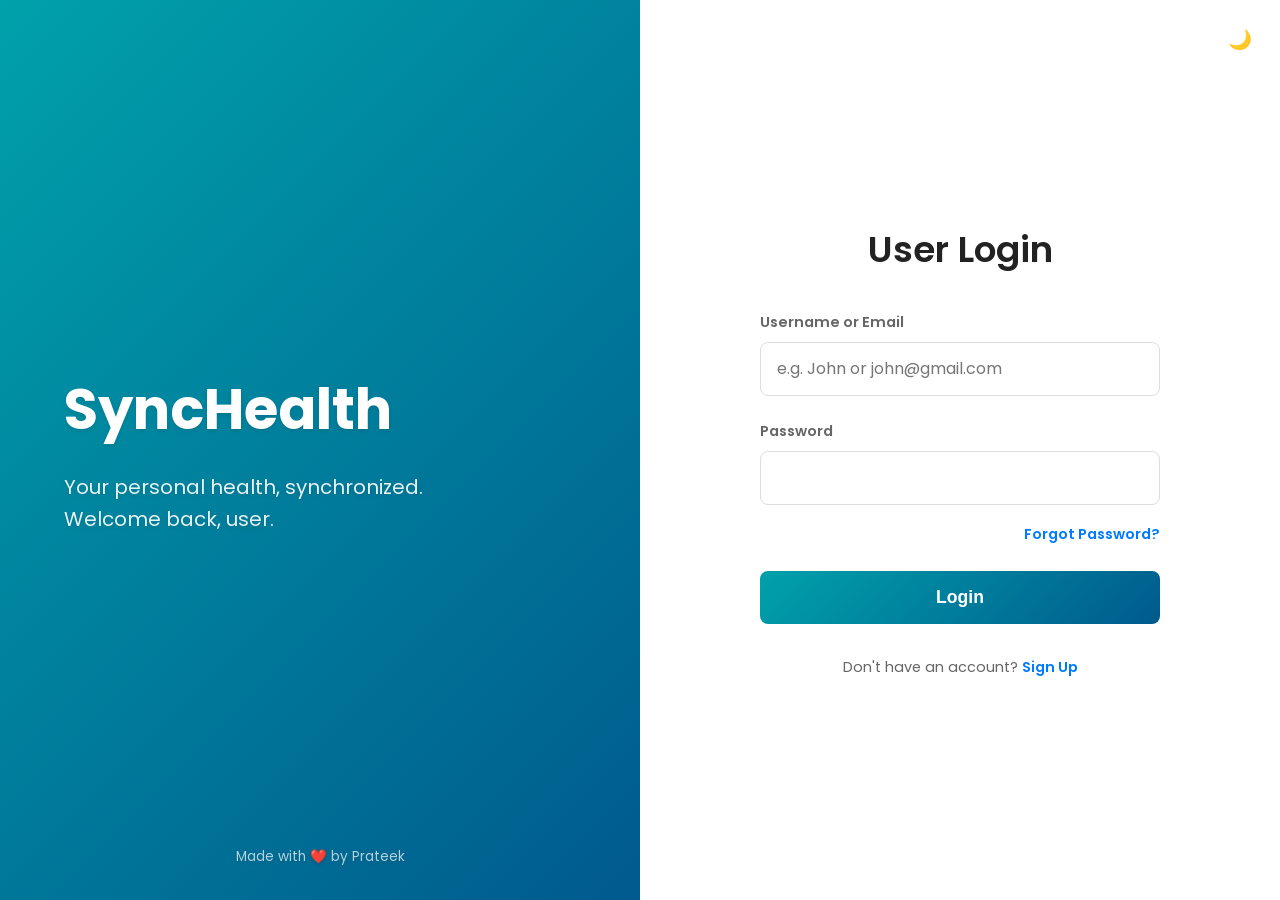
<file: index.html>
<!DOCTYPE html>
<html lang="en">
<head>
    <meta charset="UTF-8">
    <meta name="viewport" content="width=device-width, initial-scale=1.0">
    <title>SyncHealth - Login</title>
    <!-- Update CSS Link -->
    <link rel="stylesheet" href="style.css">
    <link href="https://fonts.googleapis.com/css2?family=Poppins:wght@400;600;700&display=swap" rel="stylesheet">
</head>
<body>
    <div id="theme-toast" class="theme-toast">Dark Mode Enabled 🌙</div>
    <button id="theme-toggle" class="theme-toggle-btn" style="position: absolute; top: 20px; right: 20px; z-index: 100;" title="Toggle Dark/Light Mode">
        <span id="theme-icon">🌙</span>
    </button>

    <div class="login-container">
        <div class="info-panel" style="position: relative;">
            <h1>SyncHealth</h1>
            <p>Your personal health, synchronized. Welcome back, user.</p>
            <div class="login-footer">Made with <span class="heart-icon">❤️</span> by Prateek</div>
        </div>

        <div class="form-panel">
            <div class="form-content">
                <h2>User Login</h2>
                <!-- Replace action with an ID for main.js to target -->
                <form id="login-form">
                    <div class="input-group">
                        <label for="username">Username or Email</label>
                        <input type="text" id="username" placeholder="e.g. John or john@gmail.com" required>
                    </div>
                    <div class="input-group">
                        <label for="password">Password</label>
                        <input type="password" id="password" required>
                    </div>
                    <div class="options">
                        <a href="forgot_password.html" class="forgot-password">Forgot Password?</a>
                    </div>
                    <button type="submit" class="login-button">Login</button>
                </form>

                <div class="signup-prompt">
                    <p>Don't have an account? <a href="signup.html">Sign Up</a></p>
                </div>
            </div>
        </div>
    </div>
    
    <!-- Link the logic script -->
    <script src="main.js"></script>
</body>
</html>
</file>
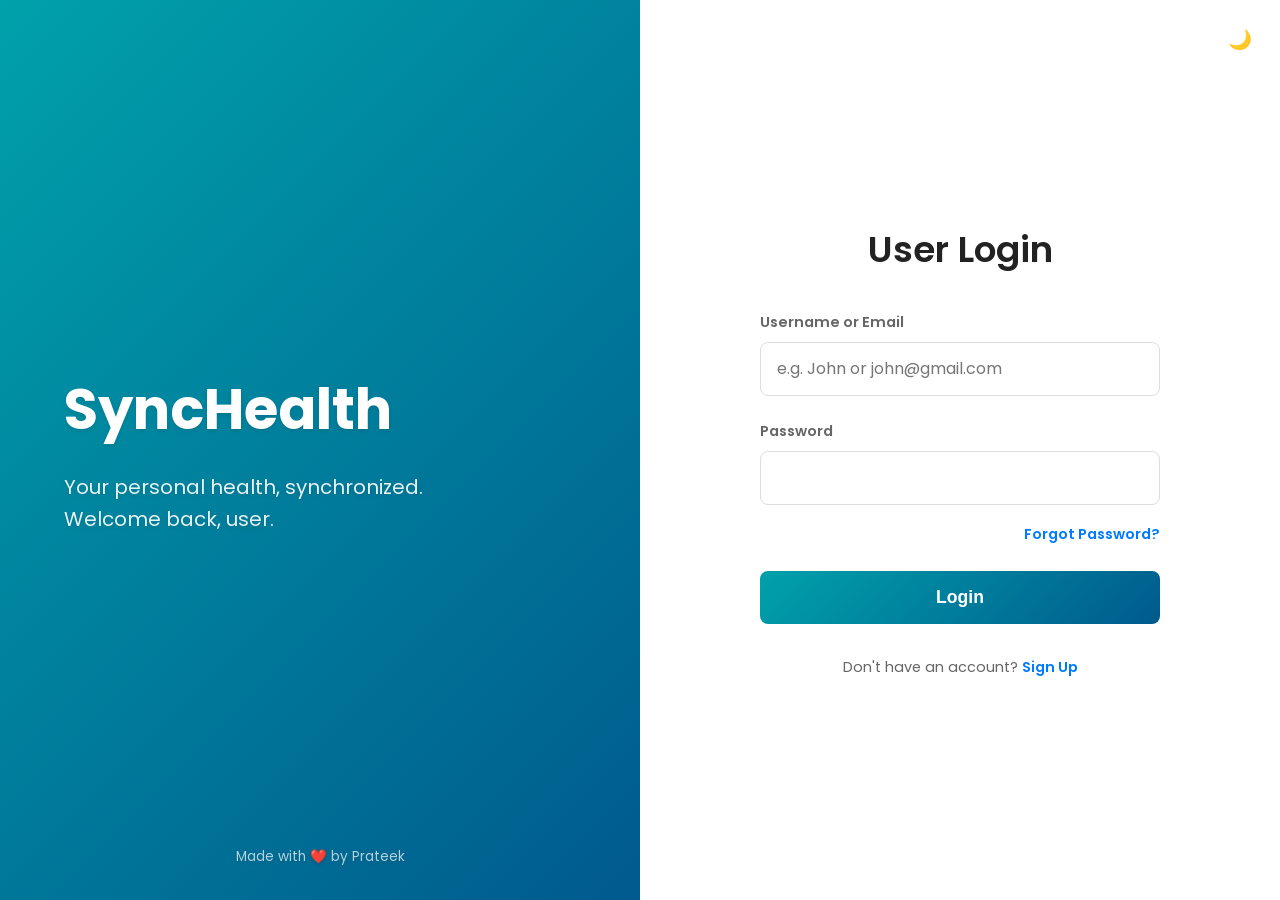
<file: activity.html>
<!DOCTYPE html>
<html lang="en">
<head>
    <meta charset="UTF-8">
    <meta name="viewport" content="width=device-width, initial-scale=1.0">
    <title>Activity Log - SyncHealth</title>
    <link rel="stylesheet" href="style.css">
    <link href="https://fonts.googleapis.com/css2?family=Poppins:wght@400;600;700&display=swap" rel="stylesheet">
</head>
<body class="dashboard-body">

    <div id="theme-toast" class="theme-toast">Dark Mode Enabled 🌙</div>

    <nav class="navbar">
        <div class="logo">SyncHealth</div>
        <ul class="nav-links">
            <li><a href="dashboard.html">Dashboard</a></li>
            <li><a href="activity.html" class="active">Activity</a></li>
            <li><a href="vitals.html">Vitals</a></li>
            <li><a href="alerts.html">Alerts</a></li>
            <li><a href="feedback.html">Feedback</a></li>
            <li><a href="settings.html">Settings</a></li>
            <li>
                <button id="theme-toggle" class="theme-toggle-btn">
                    <span id="theme-icon">🌙</span>
                </button>
            </li>
        </ul>
        <div class="profile">
            <a href="#" class="logout-button">Log Out</a>
        </div>
    </nav>

    <main class="dashboard-content" style="min-height: 80vh; display: flex; flex-direction: column;">
        <h1>Activity Log for <span class="user-name-display"></span></h1>
        <p class="subtitle">Log new activities and view your history.</p>

        <div class="card-container">
            <div class="card">
                <h3>Log New Activity</h3>
                <!-- Changed to use ID instead of POST Action -->
                <form id="activity-form">
                    <div class="input-group">
                        <label for="date">Date</label>
                        <input type="date" id="date" required>
                    </div>
                    <div class="input-group">
                        <label for="steps">Steps Taken</label>
                        <input type="number" id="steps" placeholder="e.g., 7500" required
                               style="width: 100%; padding: 0.85rem 1rem; border: 1px solid var(--input-border); background: var(--input-bg); color: var(--text-color); border-radius: 8px; font-size: 1rem; font-family: 'Poppins', sans-serif;">
                    </div>
                    <button type="submit" class="login-button" style="margin-top: 1.5rem;">Save Activity</button>
                </form>
            </div>

            <div class="card" style="grid-column: span 2 / auto;">
                <h3>Your Activity History</h3>
                <!-- Changed to an empty unordered list that JS populates -->
                <ul id="activity-list" style="list-style: none; margin-top: 1rem; max-height: 400px; overflow-y: auto;">
                    <!-- JS injects rows here -->
                </ul>
            </div>
        </div>
        
        <footer class="site-footer">
            Made with <span class="heart-icon">❤️</span> by Prateek
        </footer>
    </main>

    <script src="main.js"></script>
</body>
</html>
</file>
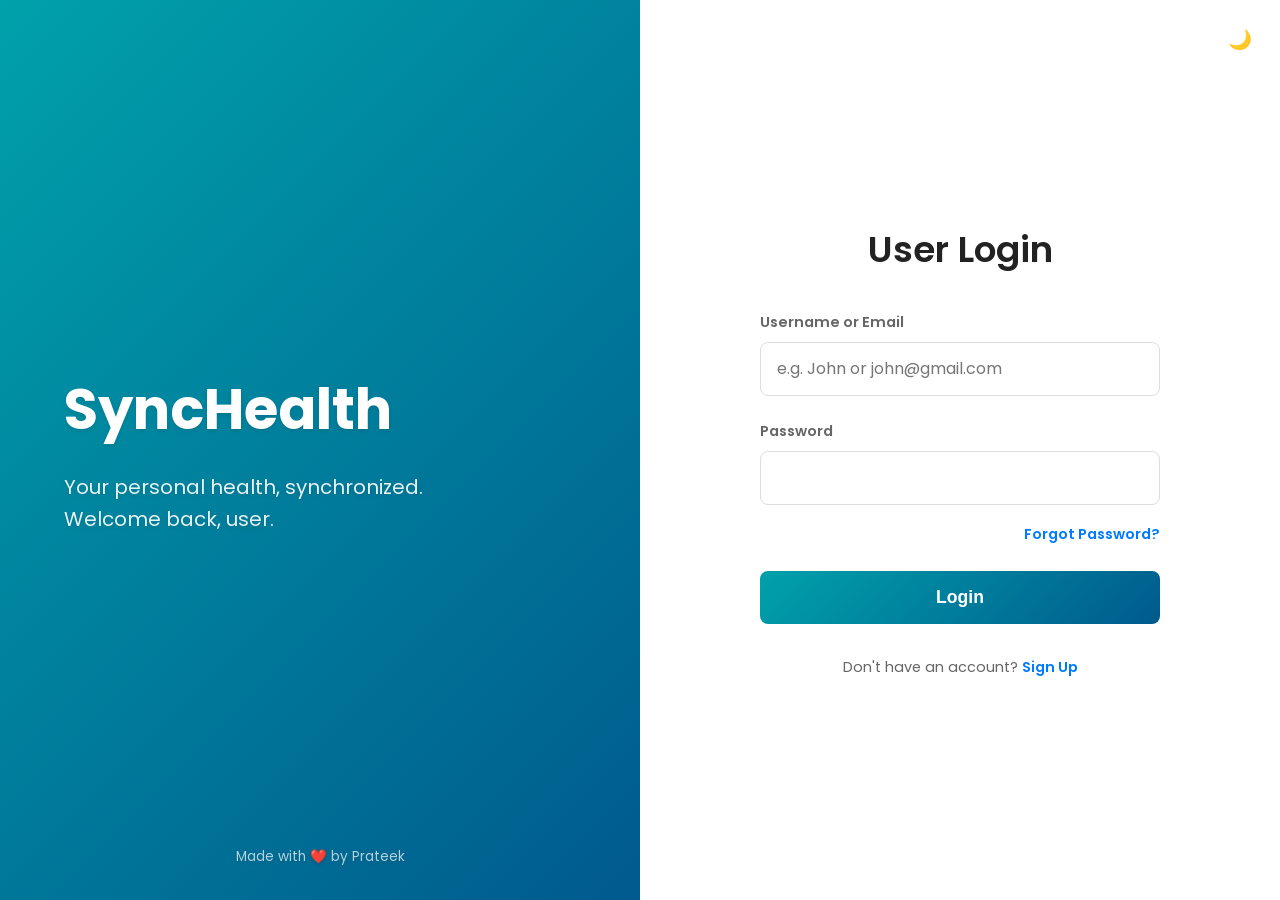
<file: alerts.html>
<!DOCTYPE html>
<html lang="en">
<head>
    <meta charset="UTF-8">
    <meta name="viewport" content="width=device-width, initial-scale=1.0">
    <title>Alerts - SyncHealth</title>
    <link rel="stylesheet" href="style.css">
    <link href="https://fonts.googleapis.com/css2?family=Poppins:wght@400;600;700&display=swap" rel="stylesheet">
</head>
<body class="dashboard-body">
    <div id="theme-toast" class="theme-toast">Dark Mode Enabled 🌙</div>

    <nav class="navbar">
        <div class="logo">SyncHealth</div>
        <ul class="nav-links">
            <li><a href="dashboard.html">Dashboard</a></li>
            <li><a href="activity.html">Activity</a></li>
            <li><a href="vitals.html">Vitals</a></li>
            <li><a href="alerts.html" class="active">Alerts</a></li>
            <li><a href="feedback.html">Feedback</a></li>
            <li><a href="settings.html">Settings</a></li>
            <li><button id="theme-toggle" class="theme-toggle-btn"><span id="theme-icon">🌙</span></button></li>
        </ul>
        <div class="profile">
            <a href="#" class="logout-button">Log Out</a>
        </div>
    </nav>

    <main class="dashboard-content" style="min-height: 80vh; display: flex; flex-direction: column;">
        <h1>New Alerts</h1>
        <p class="subtitle">All your important notifications will appear here.</p>

        <div class="card" style="max-width: 800px; margin: 2rem auto;">
            <h3>No New Alerts</h3>
            <p>You have <strong>0 new alerts</strong>. All systems normal.</p>
            <p>If your vitals data (like heart rate or blood pressure) goes outside your set range, an alert will be generated here for you and your physician to review.</p>
        </div>

        <footer class="site-footer">Made with <span class="heart-icon">❤️</span> by Prateek</footer>
    </main>
    <script src="main.js"></script>
</body>
</html>
</file>
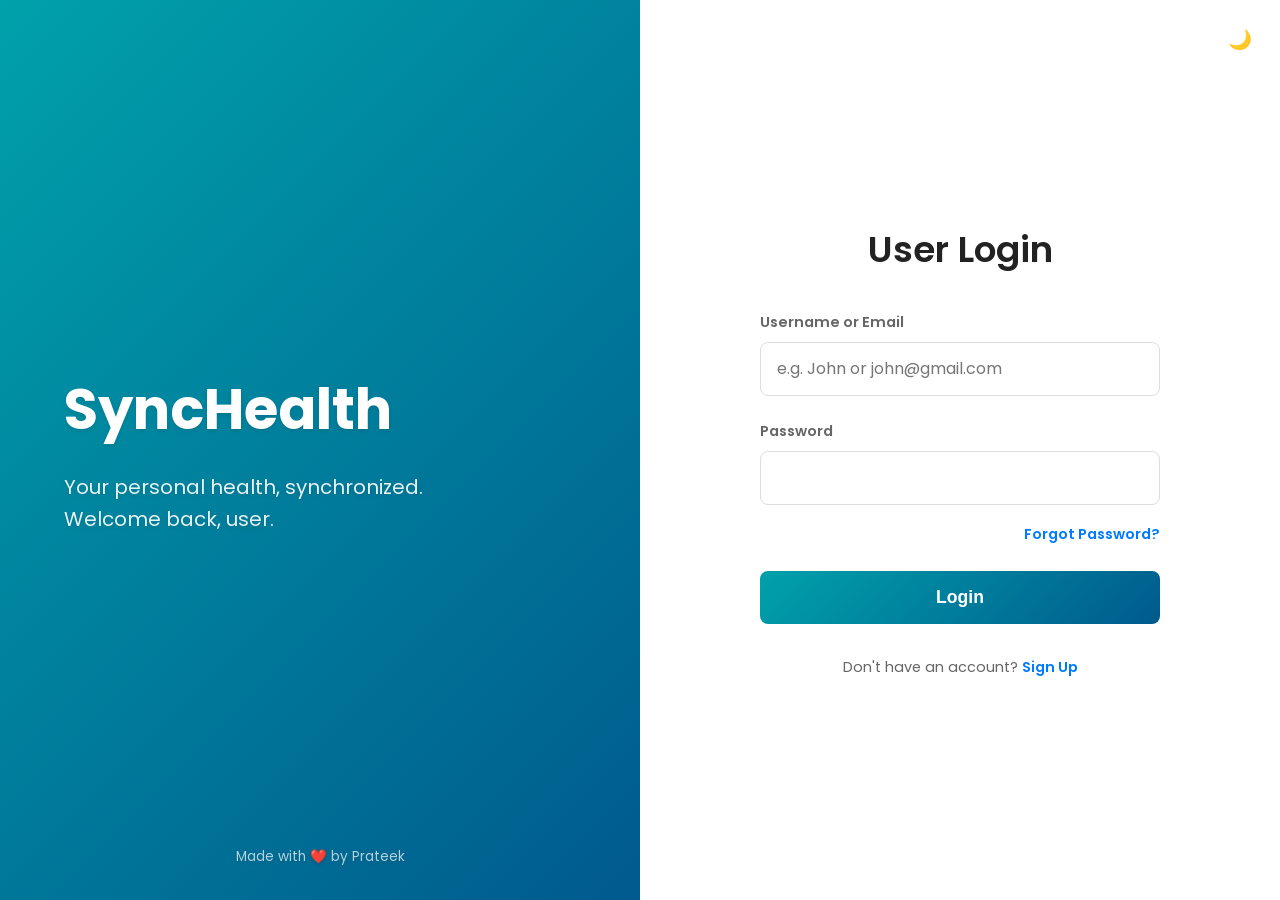
<file: dashboard.html>
<!DOCTYPE html>
<html lang="en">
<head>
    <meta charset="UTF-8">
    <meta name="viewport" content="width=device-width, initial-scale=1.0">
    <title>Dashboard - SyncHealth</title>
    <link rel="stylesheet" href="style.css">
    <link href="https://fonts.googleapis.com/css2?family=Poppins:wght@400;600;700&display=swap" rel="stylesheet">
</head>
<body class="dashboard-body">

    <div id="theme-toast" class="theme-toast">Dark Mode Enabled 🌙</div>

    <nav class="navbar">
        <div class="logo">SyncHealth</div>
        <ul class="nav-links">
            <li><a href="dashboard.html" class="active">Dashboard</a></li>
            <li><a href="activity.html">Activity</a></li>
            <li><a href="vitals.html">Vitals</a></li>
            <li><a href="alerts.html">Alerts</a></li>
            <li><a href="feedback.html">Feedback</a></li>
            <li><a href="settings.html">Settings</a></li>
            <li>
                <button id="theme-toggle" class="theme-toggle-btn">
                    <span id="theme-icon">🌙</span>
                </button>
            </li>
        </ul>
        <div class="profile">
            <a href="#" class="logout-button">Log Out</a>
        </div>
    </nav>

    <main class="dashboard-content" style="min-height: 80vh; display: flex; flex-direction: column;">
        <!-- Replace Jinja tags with span class mapped to main.js -->
        <h1>Welcome Back, <span class="user-name-display"></span>!</h1>
        <p class="subtitle">Here's your health overview for today.</p>

        <div class="card-container">
            <div class="card">
                <div class="card-icon vitals"></div>
                <h3>Today's Vitals</h3>
                <p>All readings are stable. No anomalies detected.</p>
                <a href="vitals.html" class="card-link">View Details &rarr;</a>
            </div>
            
            <div class="card">
                <div class="card-icon activity"></div>
                <h3>Activity Log</h3>
                <p>Your latest activity logs and step counts.</p>
                <a href="activity.html" class="card-link">View Activity &rarr;</a>
            </div>

            <div class="card">
                <div class="card-icon alerts"></div>
                <h3>New Alerts</h3>
                <p>You have <strong>0 new alerts</strong>. All systems normal.</p>
                <a href="alerts.html" class="card-link">Manage Alerts &rarr;</a>
            </div>

            <div class="card">
                <div class="card-icon feedback"></div>
                <h3>Physician Feedback</h3>
                <p>Dr. Smith reviewed your data and left a new note.</p>
                <a href="feedback.html" class="card-link">Read Note &rarr;</a>
            </div>
        </div>

        <footer class="site-footer">
            Made with <span class="heart-icon">❤️</span> by Prateek
        </footer>
    </main>

    <!-- Use universal script -->
    <script src="main.js"></script>
</body>
</html>
</file>
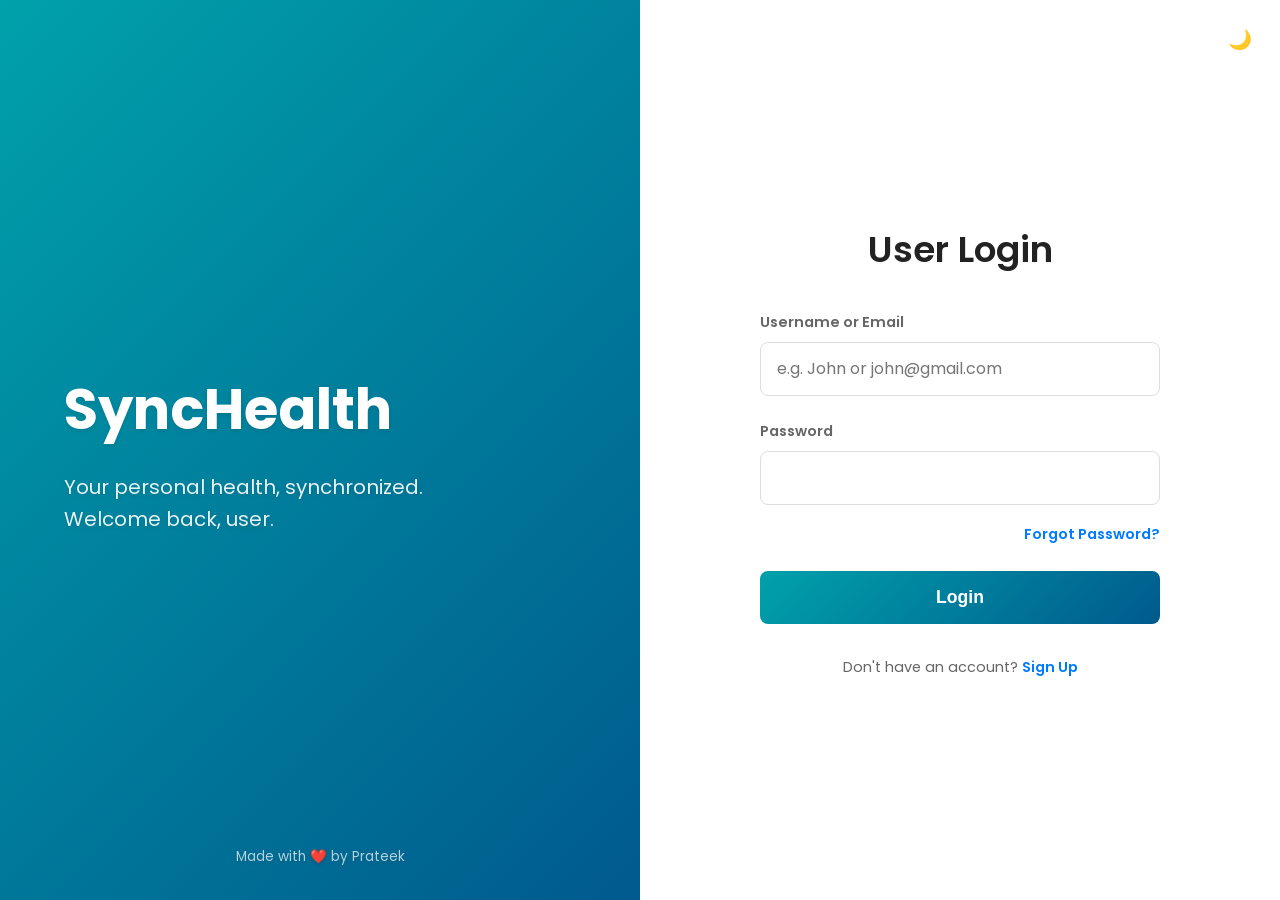
<file: feedback.html>
<!DOCTYPE html>
<html lang="en">
<head>
    <meta charset="UTF-8">
    <meta name="viewport" content="width=device-width, initial-scale=1.0">
    <title>Feedback - SyncHealth</title>
    <link rel="stylesheet" href="style.css">
    <link href="https://fonts.googleapis.com/css2?family=Poppins:wght@400;600;700&display=swap" rel="stylesheet">
</head>
<body class="dashboard-body">
    <div id="theme-toast" class="theme-toast">Dark Mode Enabled 🌙</div>

    <nav class="navbar">
        <div class="logo">SyncHealth</div>
        <ul class="nav-links">
            <li><a href="dashboard.html">Dashboard</a></li>
            <li><a href="activity.html">Activity</a></li>
            <li><a href="vitals.html">Vitals</a></li>
            <li><a href="alerts.html">Alerts</a></li>
            <li><a href="feedback.html" class="active">Feedback</a></li>
            <li><a href="settings.html">Settings</a></li>
            <li><button id="theme-toggle" class="theme-toggle-btn"><span id="theme-icon">🌙</span></button></li>
        </ul>
        <div class="profile">
            <a href="#" class="logout-button">Log Out</a>
        </div>
    </nav>

    <main class="dashboard-content" style="min-height: 80vh; display: flex; flex-direction: column;">
        <h1>Physician Feedback</h1>
        <p class="subtitle">Notes from your healthcare provider.</p>

        <div class="card" style="max-width: 800px; margin: 2rem auto;">
            <h3>Demo Note from Dr. Smith</h3>
            <p style="font-size: 0.9rem; color: var(--subtitle-color); margin-bottom: 1rem;">Posted: Today</p>
            <p>"Hi <span class="user-name-display"></span>,</p>
            <p style="margin-top: 1rem;">Just reviewed your activity logs from last week. Great job hitting your step count 5 out of 7 days! I see your resting heart rate was stable. Keep up the consistent effort, it's clearly paying off."</p>
            <p style="margin-top: 1rem;">- Dr. Smith</p>
        </div>

        <footer class="site-footer">Made with <span class="heart-icon">❤️</span> by Prateek</footer>
    </main>
    <script src="main.js"></script>
</body>
</html>
</file>
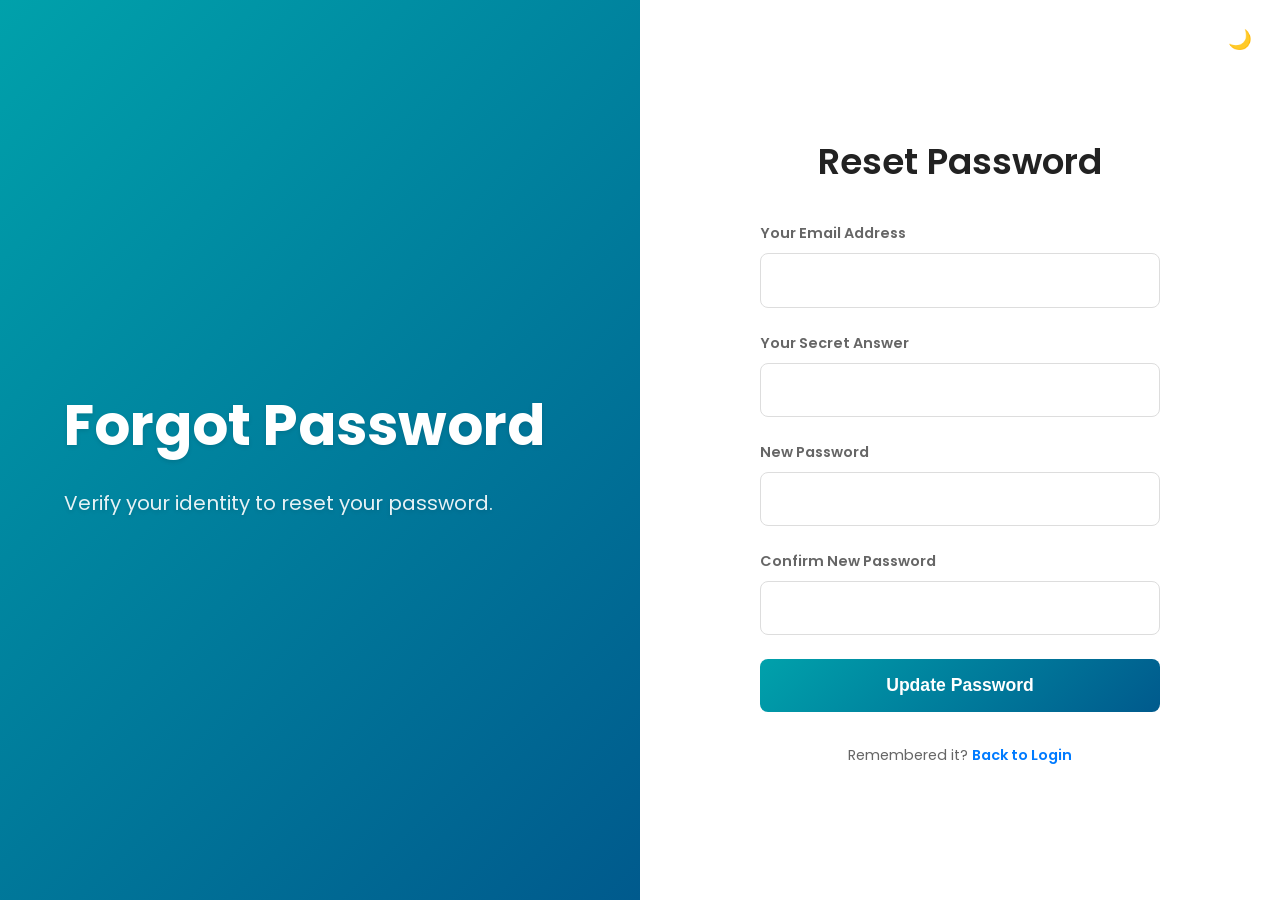
<file: forgot_password.html>
<!DOCTYPE html>
<html lang="en">
<head>
    <meta charset="UTF-8">
    <meta name="viewport" content="width=device-width, initial-scale=1.0">
    <title>SyncHealth - Forgot Password</title>
    <link rel="stylesheet" href="style.css">
    <link href="https://fonts.googleapis.com/css2?family=Poppins:wght@400;600;700&display=swap" rel="stylesheet">
</head>
<body>
    <div id="theme-toast" class="theme-toast">Dark Mode Enabled 🌙</div>
    <button id="theme-toggle" class="theme-toggle-btn" style="position: absolute; top: 20px; right: 20px; z-index: 100;" title="Toggle Dark/Light Mode">
        <span id="theme-icon">🌙</span>
    </button>

    <div class="login-container">
        <div class="info-panel">
            <h1>Forgot Password</h1>
            <p>Verify your identity to reset your password.</p>
        </div>

        <div class="form-panel">
            <div class="form-content">
                <h2>Reset Password</h2>
                
                <form id="forgot-password-form" onsubmit="event.preventDefault(); alert('Password successfully updated! Proceeding to login...'); window.location.href='index.html';">
                    <div class="input-group">
                        <label for="email">Your Email Address</label>
                        <input type="email" id="email" required>
                    </div>
                    <div class="input-group">
                        <label for="secret_answer">Your Secret Answer</label>
                        <input type="text" id="secret_answer" required>
                    </div>
                    <div class="input-group">
                        <label for="new_password">New Password</label>
                        <input type="password" id="new_password" required>
                    </div>
                    <div class="input-group">
                        <label for="confirm_password">Confirm New Password</label>
                        <input type="password" id="confirm_password" required>
                    </div>
                    
                    <button type="submit" class="login-button">Update Password</button>
                </form>

                <div class="signup-prompt">
                    <p>Remembered it? <a href="index.html">Back to Login</a></p>
                </div>
            </div>
        </div>
    </div>
    <script src="main.js"></script>
</body>
</html>
</file>
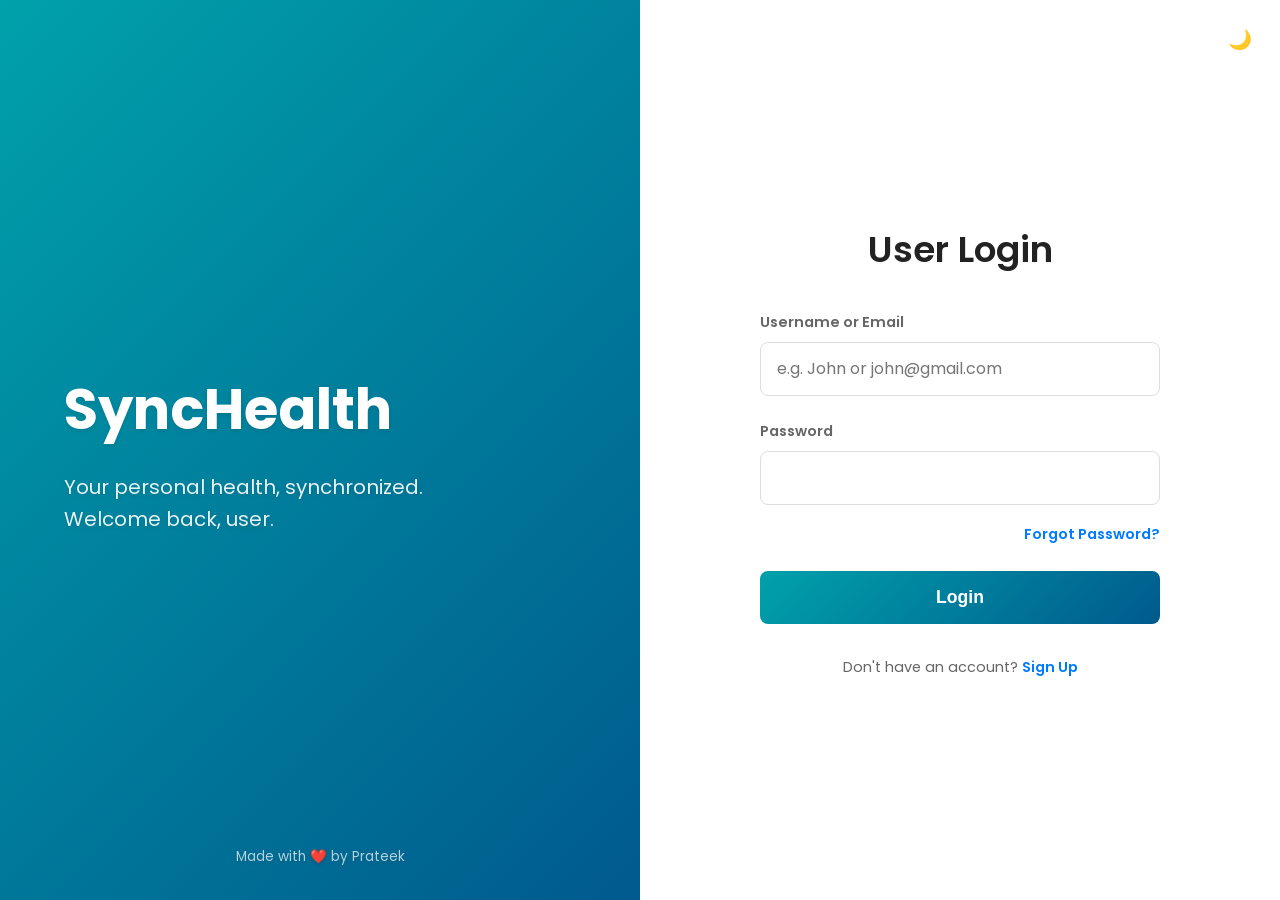
<file: settings.html>
<!DOCTYPE html>
<html lang="en">
<head>
    <meta charset="UTF-8">
    <meta name="viewport" content="width=device-width, initial-scale=1.0">
    <title>Settings - SyncHealth</title>
    <link rel="stylesheet" href="style.css">
    <link href="https://fonts.googleapis.com/css2?family=Poppins:wght@400;600;700&display=swap" rel="stylesheet">
</head>
<body class="dashboard-body">
    <div id="theme-toast" class="theme-toast">Dark Mode Enabled 🌙</div>

    <nav class="navbar">
        <div class="logo">SyncHealth</div>
        <ul class="nav-links">
            <li><a href="dashboard.html">Dashboard</a></li>
            <li><a href="activity.html">Activity</a></li>
            <li><a href="vitals.html">Vitals</a></li>
            <li><a href="alerts.html">Alerts</a></li>
            <li><a href="feedback.html">Feedback</a></li>
            <li><a href="settings.html" class="active">Settings</a></li>
            <li><button id="theme-toggle" class="theme-toggle-btn"><span id="theme-icon">🌙</span></button></li>
        </ul>
        <div class="profile">
            <a href="#" class="logout-button">Log Out</a>
        </div>
    </nav>

    <main class="dashboard-content" style="min-height: 80vh; display: flex; flex-direction: column;">
        <h1>Settings</h1>
        <p class="subtitle">Manage your account preferences.</p>

        <div class="card" style="max-width: 600px; margin: 2rem auto;">
            <h3>Change Password</h3>
            <p>You can change your password using the "Forgot Password" link on the login page, or by entering your old and new password here (this form is just a demo).</p>
            
            <form style="margin-top: 2rem;" onsubmit="event.preventDefault(); alert('This is a demo page. Please use the Forgot Password link on the login page to actually reset your password.');">
                <div class="input-group">
                    <label for="old_pass">Old Password</label>
                    <input type="password" id="old_pass" required style="background: var(--input-bg); color: var(--text-color); border: 1px solid var(--input-border);">
                </div>
                 <div class="input-group">
                    <label for="new_pass">New Password</label>
                    <input type="password" id="new_pass" required style="background: var(--input-bg); color: var(--text-color); border: 1px solid var(--input-border);">
                </div>
                <button type="submit" class="login-button" style="margin-top: 1rem;">Update Password</button>
            </form>
        </div>

        <footer class="site-footer">Made with <span class="heart-icon">❤️</span> by Prateek</footer>
    </main>
    <script src="main.js"></script>
</body>
</html>
</file>
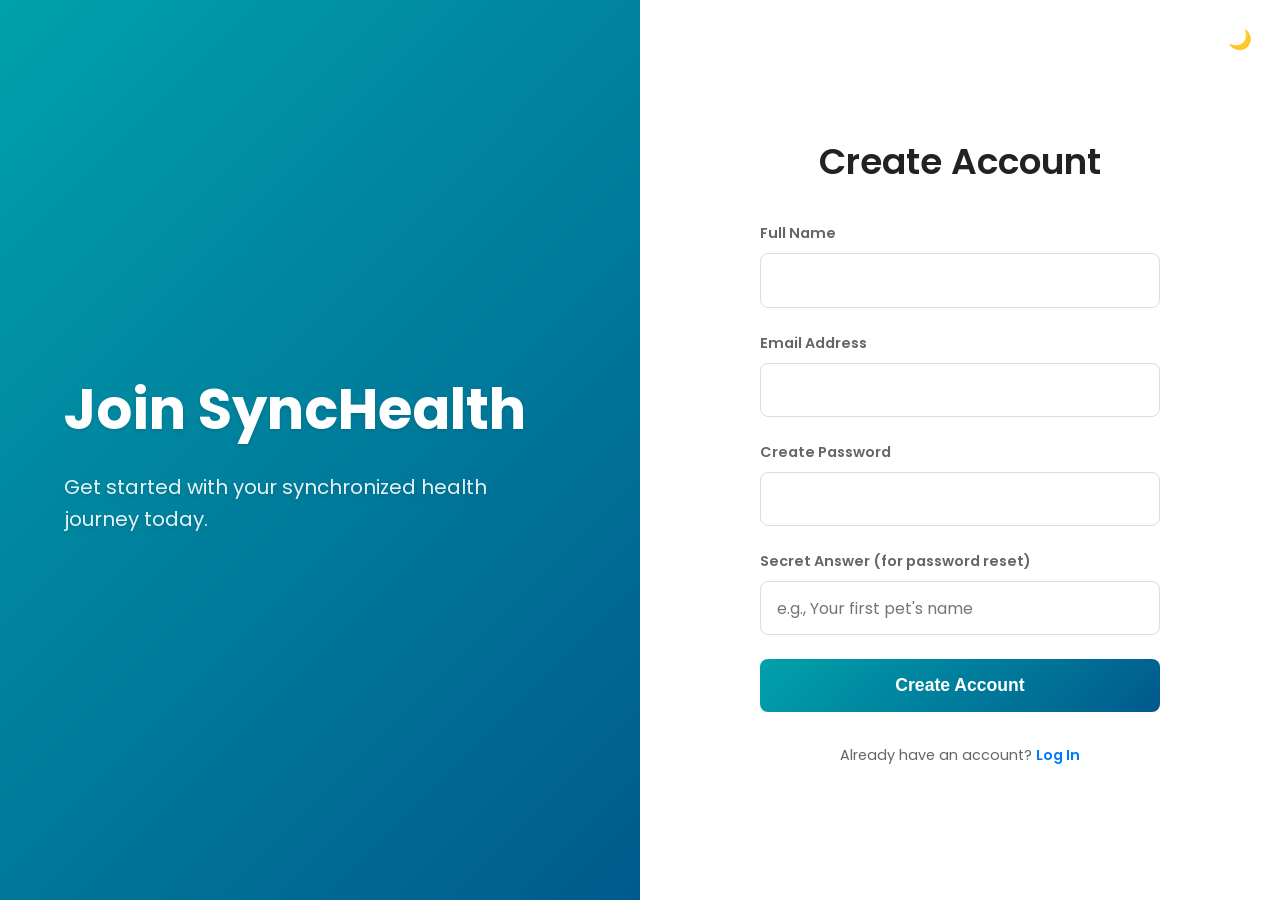
<file: signup.html>
<!DOCTYPE html>
<html lang="en">
<head>
    <meta charset="UTF-8">
    <meta name="viewport" content="width=device-width, initial-scale=1.0">
    <title>SyncHealth - Sign Up</title>
    <link rel="stylesheet" href="style.css">
    <link href="https://fonts.googleapis.com/css2?family=Poppins:wght@400;600;700&display=swap" rel="stylesheet">
</head>
<body>
    <div id="theme-toast" class="theme-toast">Dark Mode Enabled 🌙</div>
    <button id="theme-toggle" class="theme-toggle-btn" style="position: absolute; top: 20px; right: 20px; z-index: 100;" title="Toggle Dark/Light Mode">
        <span id="theme-icon">🌙</span>
    </button>

    <div class="login-container">
        <div class="info-panel">
            <h1>Join SyncHealth</h1>
            <p>Get started with your synchronized health journey today.</p>
        </div>

        <div class="form-panel">
            <div class="form-content">
                <h2>Create Account</h2>
                
                <form id="signup-form">
                    <div class="input-group">
                        <label for="fullname">Full Name</label>
                        <input type="text" id="fullname" required>
                    </div>
                    <div class="input-group">
                        <label for="email">Email Address</label>
                        <input type="email" id="email" required>
                    </div>
                    <div class="input-group">
                        <label for="password">Create Password</label>
                        <input type="password" id="password" required>
                    </div>
                    <div class="input-group">
                        <label for="secret_answer">Secret Answer (for password reset)</label>
                        <input type="text" id="secret_answer" placeholder="e.g., Your first pet's name" required>
                    </div>
                    <button type="submit" class="login-button">Create Account</button>
                </form>

                <div class="signup-prompt">
                    <p>Already have an account? <a href="index.html">Log In</a></p>
                </div>
            </div>
        </div>
    </div>
    <script src="main.js"></script>
</body>
</html>
</file>
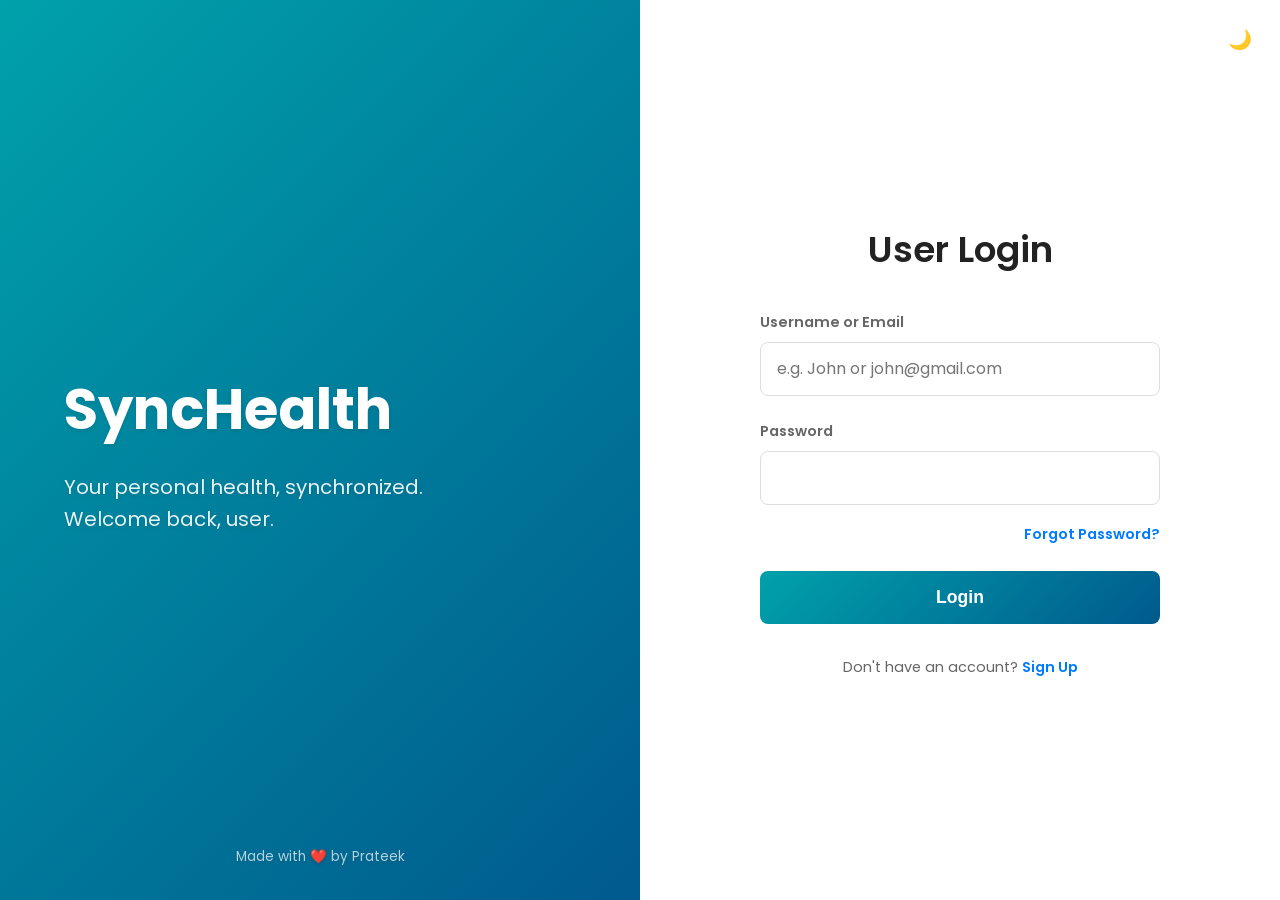
<file: vitals.html>
<!DOCTYPE html>
<html lang="en">
<head>
    <meta charset="UTF-8">
    <meta name="viewport" content="width=device-width, initial-scale=1.0">
    <title>Vitals - SyncHealth</title>
    <link rel="stylesheet" href="style.css">
    <link href="https://fonts.googleapis.com/css2?family=Poppins:wght@400;600;700&display=swap" rel="stylesheet">
</head>
<body class="dashboard-body">
    <div id="theme-toast" class="theme-toast">Dark Mode Enabled 🌙</div>

    <nav class="navbar">
        <div class="logo">SyncHealth</div>
        <ul class="nav-links">
            <li><a href="dashboard.html">Dashboard</a></li>
            <li><a href="activity.html">Activity</a></li>
            <li><a href="vitals.html" class="active">Vitals</a></li>
            <li><a href="alerts.html">Alerts</a></li>
            <li><a href="feedback.html">Feedback</a></li>
            <li><a href="settings.html">Settings</a></li>
            <li><button id="theme-toggle" class="theme-toggle-btn"><span id="theme-icon">🌙</span></button></li>
        </ul>
        <div class="profile">
            <a href="#" class="logout-button">Log Out</a>
        </div>
    </nav>

    <main class="dashboard-content" style="min-height: 80vh; display: flex; flex-direction: column;">
        <h1>Today's Vitals</h1>
        <p class="subtitle">Here is a snapshot of your demo vitals.</p>

        <div class="card-container">
            <div class="card">
                <h3>Heart Rate</h3>
                <p style="font-size: 2rem; font-weight: 600; color: #005A8D;">72 <span style="font-size: 1rem; font-weight: 400; color: var(--subtitle-color);">BPM</span></p>
                <p>Your resting heart rate is in the normal range.</p>
            </div>
            <div class="card">
                <h3>Blood Pressure</h3>
                <p style="font-size: 2rem; font-weight: 600; color: #005A8D;">120/80 <span style="font-size: 1rem; font-weight: 400; color: var(--subtitle-color);">mmHg</span></p>
                <p>Your blood pressure is in the ideal range.</p>
            </div>
            <div class="card">
                <h3>Blood Oxygen</h3>
                <p style="font-size: 2rem; font-weight: 600; color: #005A8D;">98<span style="font-size: 1rem; font-weight: 400; color: var(--subtitle-color);">%</span></p>
                <p>Oxygen saturation is excellent.</p>
            </div>
        </div>

        <footer class="site-footer">Made with <span class="heart-icon">❤️</span> by Prateek</footer>
    </main>
    <script src="main.js"></script>
</body>
</html>
</file>
<file: style.css>
/* --- Global Styles & Variables --- */
:root {
    /* Light Mode Variables (Default) */
    --bg-color: #f8f9fa;
    --text-color: #333;
    --heading-color: #222;
    --subtitle-color: #666;
    --card-bg: #ffffff;
    --navbar-bg: #ffffff;
    --border-color: #e9ecef;
    --shadow-color: rgba(0, 0, 0, 0.05);
    --input-bg: #ffffff;
    --input-border: #ddd;
    --link-color: #007BFF;
}

[data-theme="dark"] {
    /* Dark Mode Variables */
    --bg-color: #121212;
    --text-color: #e0e0e0;
    --heading-color: #ffffff;
    --subtitle-color: #aaa;
    --card-bg: #1e1e1e;
    --navbar-bg: #1e1e1e;
    --border-color: #333;
    --shadow-color: rgba(0, 0, 0, 0.5);
    --input-bg: #2d2d2d;
    --input-border: #444;
    --link-color: #4dabf7;
}

* {
    box-sizing: border-box;
    margin: 0;
    padding: 0;
}

body {
    font-family: 'Poppins', -apple-system, BlinkMacSystemFont, "Segoe UI", Roboto, Helvetica, Arial, sans-serif;
    background-color: var(--bg-color);
    color: var(--text-color);
    line-height: 1.6;
    transition: background-color 0.3s ease, color 0.3s ease;
}

/* --- Theme Toggle & Toast Animation --- */
.theme-toggle-btn {
    background: none;
    border: none;
    cursor: pointer;
    padding: 0.5rem;
    font-size: 1.2rem;
    display: flex;
    align-items: center;
    justify-content: center;
    transition: transform 0.3s ease;
    color: var(--text-color); /* Ensure icon matches theme */
}

.theme-toggle-btn:hover {
    transform: rotate(15deg) scale(1.1);
}

.theme-toast {
    position: fixed;
    bottom: 30px;
    left: 50%;
    transform: translateX(-50%) translateY(100px);
    background-color: #333;
    color: #fff;
    padding: 12px 24px;
    border-radius: 50px;
    box-shadow: 0 4px 15px rgba(0,0,0,0.3);
    font-weight: 500;
    opacity: 0;
    transition: transform 0.4s cubic-bezier(0.175, 0.885, 0.32, 1.275), opacity 0.4s ease;
    z-index: 2000;
    pointer-events: none;
}

[data-theme="light"] .theme-toast { background-color: #222; }
[data-theme="dark"] .theme-toast { background-color: #fff; color: #000; }

.theme-toast.show {
    transform: translateX(-50%) translateY(0);
    opacity: 1;
}

/* --- Flash Message Styles --- */
.flash-messages {
    position: fixed;
    top: 0;
    left: 0;
    width: 100%;
    z-index: 1000;
    padding: 0;
    margin: 0;
    list-style: none;
}

.flash-alert {
    padding: 1rem 1.5rem;
    font-weight: 600;
    text-align: center;
    background-color: #007BFF;
    color: white;
    border-bottom: 1px solid rgba(0,0,0,0.1);
}

.flash-error { background-color: #dc3545; }
.flash-success { background-color: #28a745; }
.flash-info { background-color: #17a2b8; }


/* --- 1. LOGIN PAGE STYLES (index.html) --- */
.login-container {
    display: flex;
    width: 100vw;
    height: 100vh;
    overflow: hidden;
}

.info-panel {
    flex-basis: 50%;
    background: linear-gradient(135deg, #00A1AB, #005A8D);
    color: white;
    display: flex;
    flex-direction: column;
    justify-content: center;
    padding: 4rem;
    text-shadow: 0 2px 4px rgba(0, 0, 0, 0.1);
    position: relative;
}

.info-panel h1 {
    font-size: 3.5rem;
    font-weight: 700;
    margin-bottom: 1rem;
}

.info-panel p {
    font-size: 1.25rem;
    font-weight: 400;
    opacity: 0.9;
    max-width: 450px;
}

.form-panel {
    flex-basis: 50%;
    display: grid;
    place-items: center;
    background: var(--card-bg);
    overflow-y: auto;
    transition: background-color 0.3s ease;
}

.form-content {
    width: 80%;
    max-width: 400px;
}

.form-content h2 {
    font-size: 2.25rem;
    font-weight: 600;
    color: var(--heading-color);
    margin-bottom: 2rem;
    text-align: center;
}

.input-group {
    margin-bottom: 1.5rem;
    position: relative;
}

.input-group label {
    display: block;
    font-weight: 600;
    font-size: 0.9rem;
    color: var(--subtitle-color);
    margin-bottom: 0.5rem;
}

.input-group input {
    width: 100%;
    padding: 0.85rem 1rem;
    border: 1px solid var(--input-border);
    background-color: var(--input-bg);
    color: var(--text-color);
    border-radius: 8px;
    font-size: 1rem;
    font-family: 'Poppins', sans-serif;
    transition: border-color 0.2s ease, box-shadow 0.2s ease, background-color 0.3s ease, color 0.3s ease;
}

.input-group input:focus {
    outline: none;
    border-color: #007BFF;
    box-shadow: 0 0 0 3px rgba(0, 123, 255, 0.15);
}

.options {
    text-align: right;
    margin-top: -0.5rem;
    margin-bottom: 1.5rem;
}

.forgot-password {
    font-size: 0.9rem;
    color: var(--link-color);
    text-decoration: none;
    font-weight: 600;
}

.forgot-password:hover {
    text-decoration: underline;
}

.login-button {
    display: block;
    width: 100%;
    padding: 1rem;
    background: linear-gradient(135deg, #00A1AB, #005A8D);
    color: white;
    border: none;
    border-radius: 8px;
    font-size: 1.1rem;
    font-weight: 700;
    text-align: center;
    text-decoration: none;
    cursor: pointer;
    transition: transform 0.2s ease, box-shadow 0.2s ease;
}

.login-button:hover {
    transform: translateY(-3px);
    box-shadow: 0 4px 15px rgba(0, 90, 141, 0.3);
}

.signup-prompt {
    text-align: center;
    margin-top: 2rem;
    font-size: 0.9rem;
    color: var(--subtitle-color);
}

.signup-prompt a {
    color: var(--link-color);
    font-weight: 600;
    text-decoration: none;
}

/* --- 2. DASHBOARD STYLES --- */
.dashboard-body {
    background-color: var(--bg-color);
}

.navbar {
    display: flex;
    justify-content: space-between;
    align-items: center;
    padding: 1rem 2.5rem;
    background: var(--navbar-bg);
    box-shadow: 0 2px 10px var(--shadow-color);
    transition: background-color 0.3s ease, box-shadow 0.3s ease;
    /* Ensure navbar doesn't crush content */
    flex-wrap: wrap; 
    gap: 1rem;
}

.navbar .logo {
    font-size: 1.75rem;
    font-weight: 700;
    color: #005A8D;
    /* Ensure logo doesn't shrink */
    flex-shrink: 0;
    margin-right: 1.5rem; /* Space in desktop mode */
}

[data-theme="dark"] .navbar .logo {
    color: #00A1AB;
}

.nav-links {
    display: flex;
    list-style: none;
    gap: 2rem;
    align-items: center;
    /* Allow wrapping if screen is narrow but not mobile yet */
    flex-wrap: wrap; 
}

.nav-links a {
    text-decoration: none;
    color: var(--subtitle-color);
    font-weight: 600;
    font-size: 1rem;
    padding-bottom: 0.5rem;
    border-bottom: 2px solid transparent;
    transition: color 0.2s ease, border-color 0.2s ease;
    white-space: nowrap; /* Prevent links from breaking lines */
}

.nav-links a:hover {
    color: #00A1AB;
}

.nav-links a.active {
    color: #00A1AB;
    border-bottom-color: #00A1AB;
}

.logout-button {
    background: var(--input-bg);
    color: var(--text-color);
    border: 1px solid var(--border-color);
    padding: 0.6rem 1.2rem;
    border-radius: 20px;
    text-decoration: none;
    font-weight: 600;
    white-space: nowrap; /* Keep button on one line */
    transition: background-color 0.2s ease, color 0.2s ease;
}

.logout-button:hover {
    background: var(--border-color);
}

.dashboard-content {
    max-width: 1200px;
    margin: 2rem auto;
    padding: 0 2.5rem;
}

.dashboard-content h1 {
    font-size: 2.5rem;
    font-weight: 600;
    color: var(--heading-color);
    margin-bottom: 0.25rem;
}

.subtitle {
    font-size: 1.1rem;
    color: var(--subtitle-color);
    margin-bottom: 2.5rem;
}

.card-container {
    display: grid;
    grid-template-columns: repeat(auto-fit, minmax(280px, 1fr));
    gap: 1.5rem;
}

.card {
    background: var(--card-bg);
    border-radius: 12px;
    padding: 2rem;
    box-shadow: 0 4px 25px var(--shadow-color);
    border: 1px solid var(--border-color);
    transition: transform 0.2s ease, box-shadow 0.2s ease, background-color 0.3s ease;
}

.card:hover {
    transform: translateY(-5px);
    box-shadow: 0 8px 30px var(--shadow-color);
}

.card h3 {
    font-size: 1.3rem;
    font-weight: 600;
    color: #005A8D;
    margin-bottom: 0.75rem;
}

[data-theme="dark"] .card h3 {
    color: #4dabf7;
}

.card p {
    font-size: 1rem;
    color: var(--subtitle-color);
    margin-bottom: 1.5rem;
}

.card-link {
    font-size: 0.9rem;
    font-weight: 600;
    color: var(--link-color);
    text-decoration: none;
}

.card-link:hover {
    text-decoration: underline;
}

.site-footer {
    text-align: center;
    padding: 2rem 0;
    color: var(--subtitle-color);
    font-size: 0.9rem;
    font-weight: 500;
    margin-top: auto;
}

.login-footer {
    position: absolute;
    bottom: 2rem;
    left: 0;
    width: 100%;
    text-align: center;
    color: rgba(255, 255, 255, 0.7);
    font-size: 0.85rem;
}

.heart-icon {
    color: #e25555;
    display: inline-block;
    animation: heartbeat 1.5s infinite;
}

@keyframes heartbeat {
    0% { transform: scale(1); }
    50% { transform: scale(1.2); }
    100% { transform: scale(1); }
}

/* --- 3. RESPONSIVE DESIGN (MOBILE FIXES) --- */

@media (max-width: 850px) {
    /* Login Page Fixes */
    .login-container {
        flex-direction: column;
        height: auto;
        min-height: 100vh;
    }

    .info-panel {
        flex-basis: auto;
        height: auto; 
        min-height: 250px; 
        padding: 3rem 2rem; 
        text-align: center;
        display: flex;
        flex-direction: column;
        justify-content: center;
    }
    
    .login-footer {
        position: static; 
        margin-top: 1.5rem;
    }
    
    .info-panel h1 { font-size: 2.5rem; }
    .info-panel p { font-size: 1.1rem; max-width: 100%; }

    .form-panel { padding: 2rem 0; }
    .form-content { width: 90%; }

    /* --- MOBILE NAVBAR FIX (SCROLLABLE) --- */
    .navbar {
        flex-direction: column;
        align-items: center; /* Center align items */
        padding: 1rem 0; /* Remove side padding to give scroller room */
        gap: 0.5rem;
    }

    .navbar .logo {
        margin-right: 0;
        margin-bottom: 0.5rem; /* Space below logo */
    }
    
    .nav-links {
        width: 100%;
        gap: 1.5rem;
        
        /* Enable Horizontal Scrolling */
        display: flex;
        flex-wrap: nowrap; /* Force single row */
        overflow-x: auto; /* Allow side scroll */
        justify-content: flex-start; /* Start items from left */
        
        padding: 0.5rem 1.5rem; /* Padding for scroll area */
        -webkit-overflow-scrolling: touch; /* Smooth scroll on iOS */
        
        /* Hide Scrollbar visually but keep functionality */
        scrollbar-width: none; /* Firefox */
    }
    
    .nav-links::-webkit-scrollbar {
        display: none; /* Chrome/Safari */
    }
    
    .nav-links li {
        flex-shrink: 0; /* Prevent items from squishing */
    }
    
    .profile {
        margin-top: 0.5rem; /* Space for logout button */
    }

    .dashboard-content {
        padding: 1.5rem;
    }
    
    .dashboard-content h1 {
        font-size: 2rem;
    }
}
</file>
